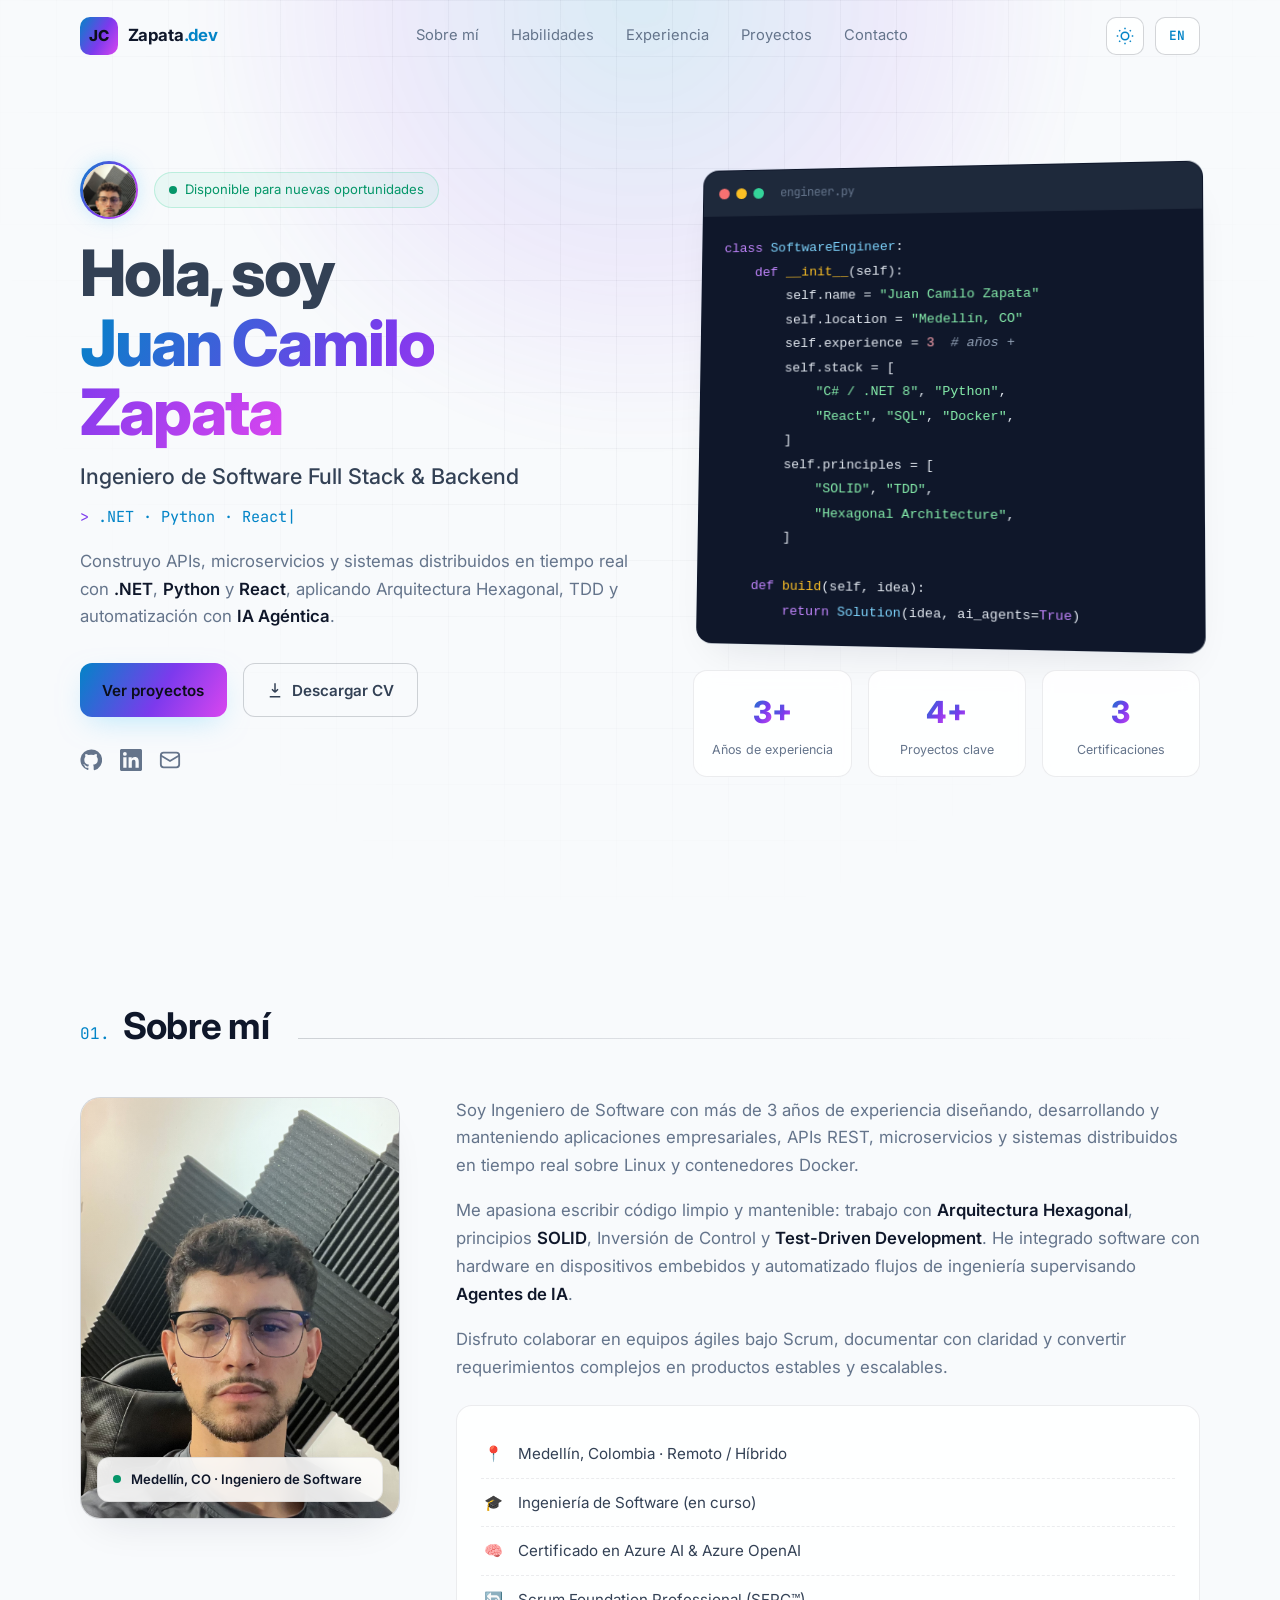
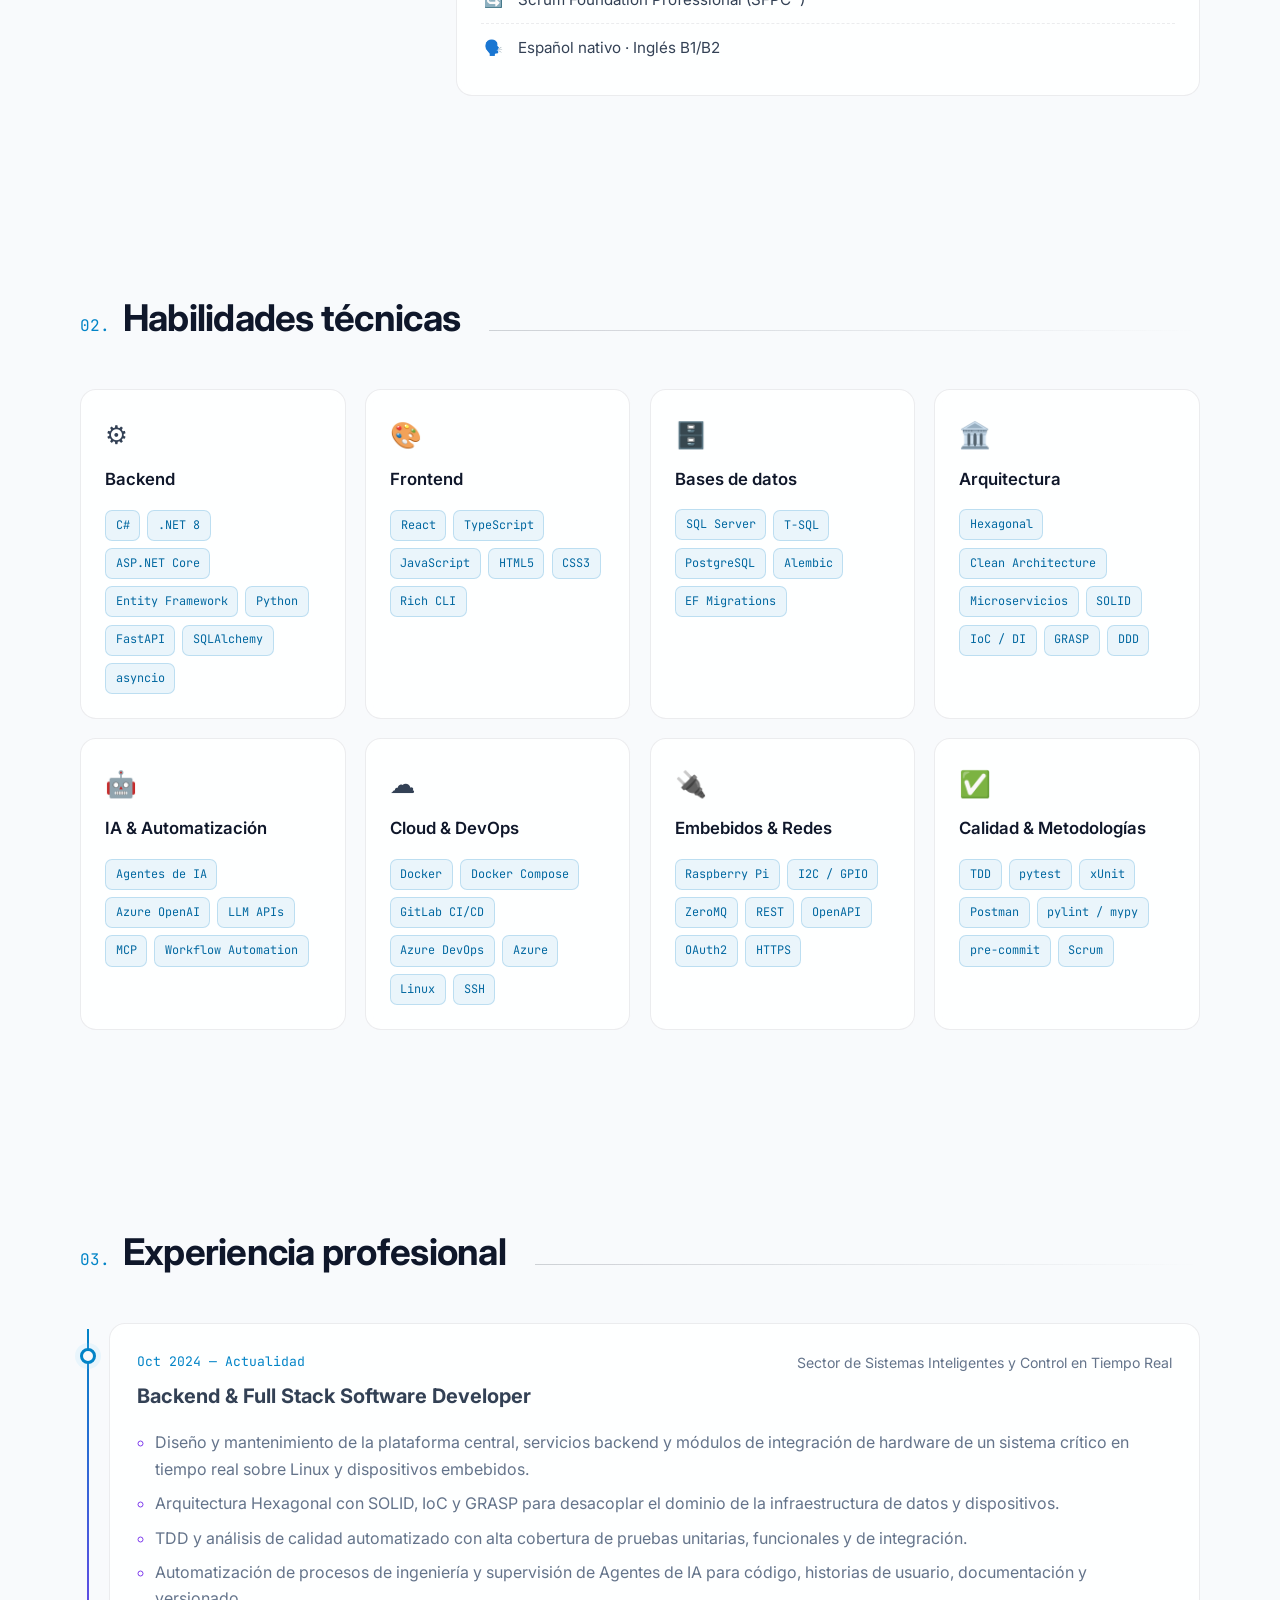
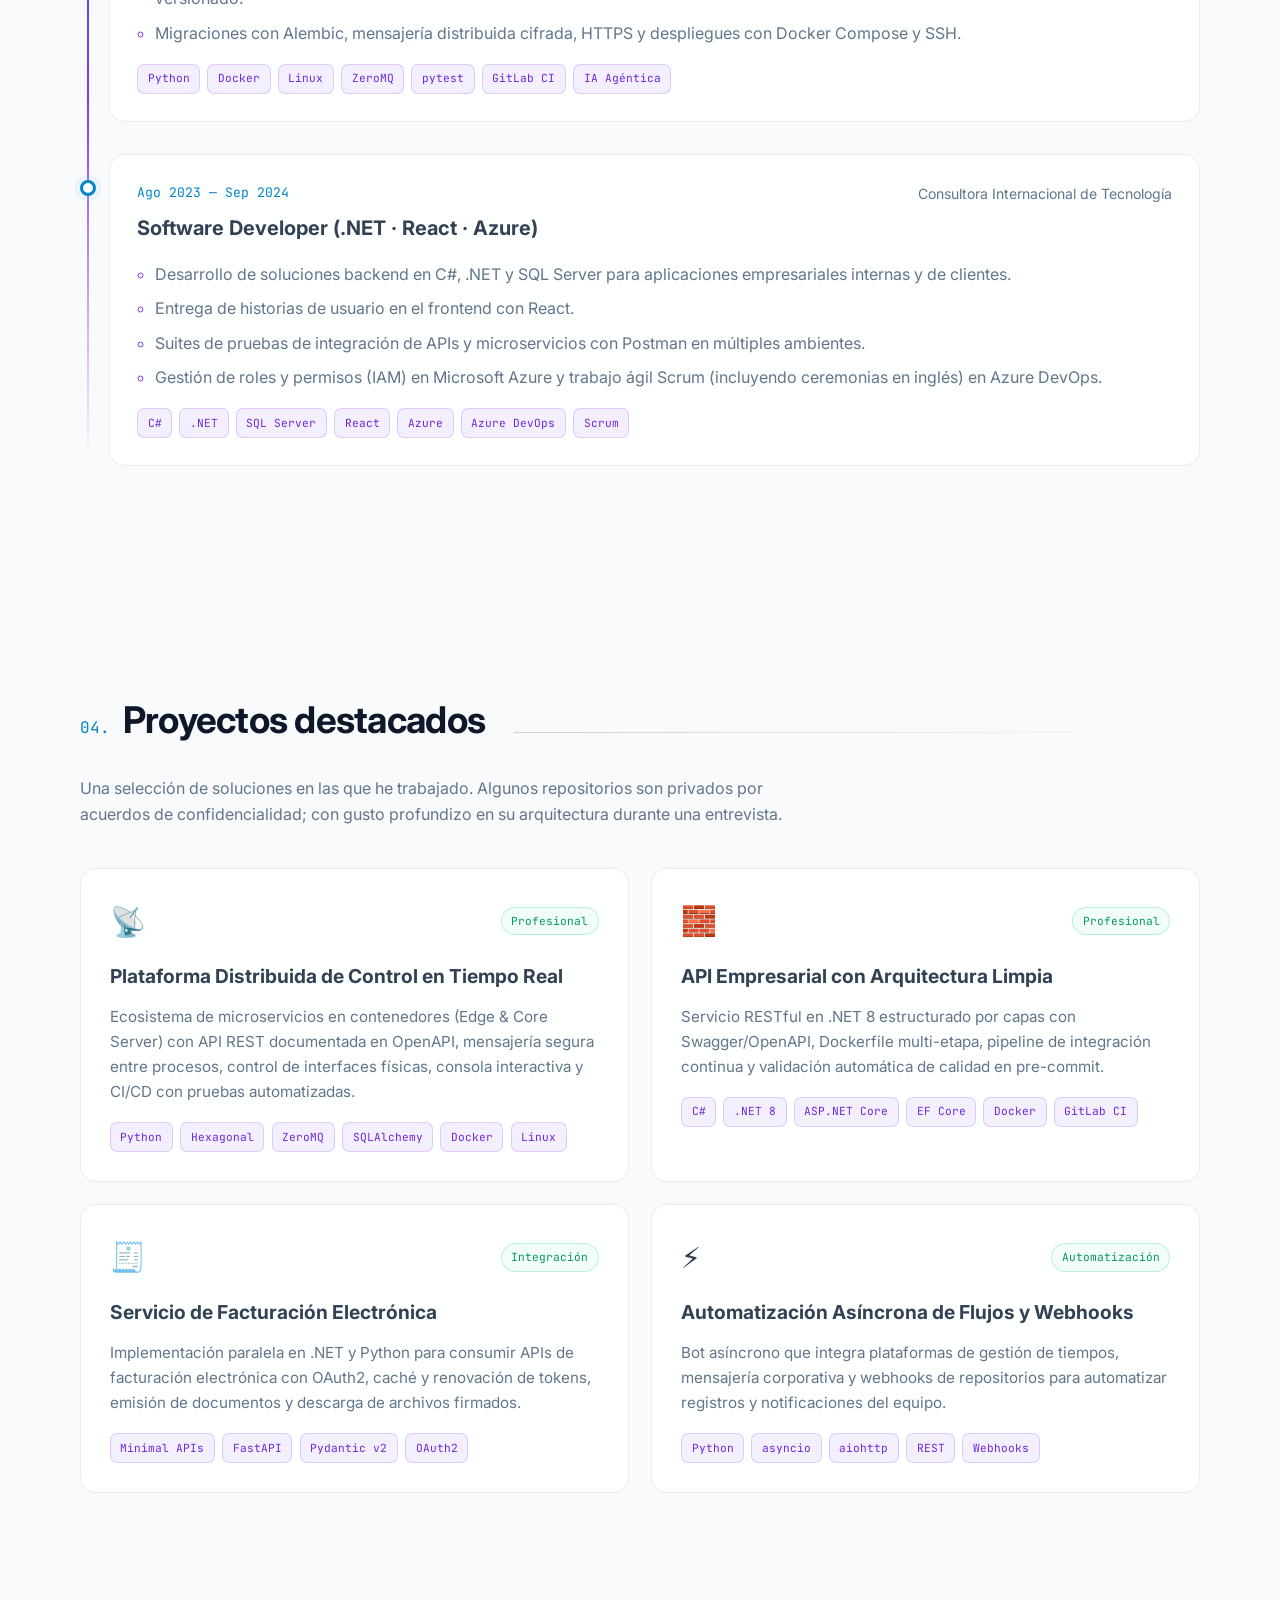
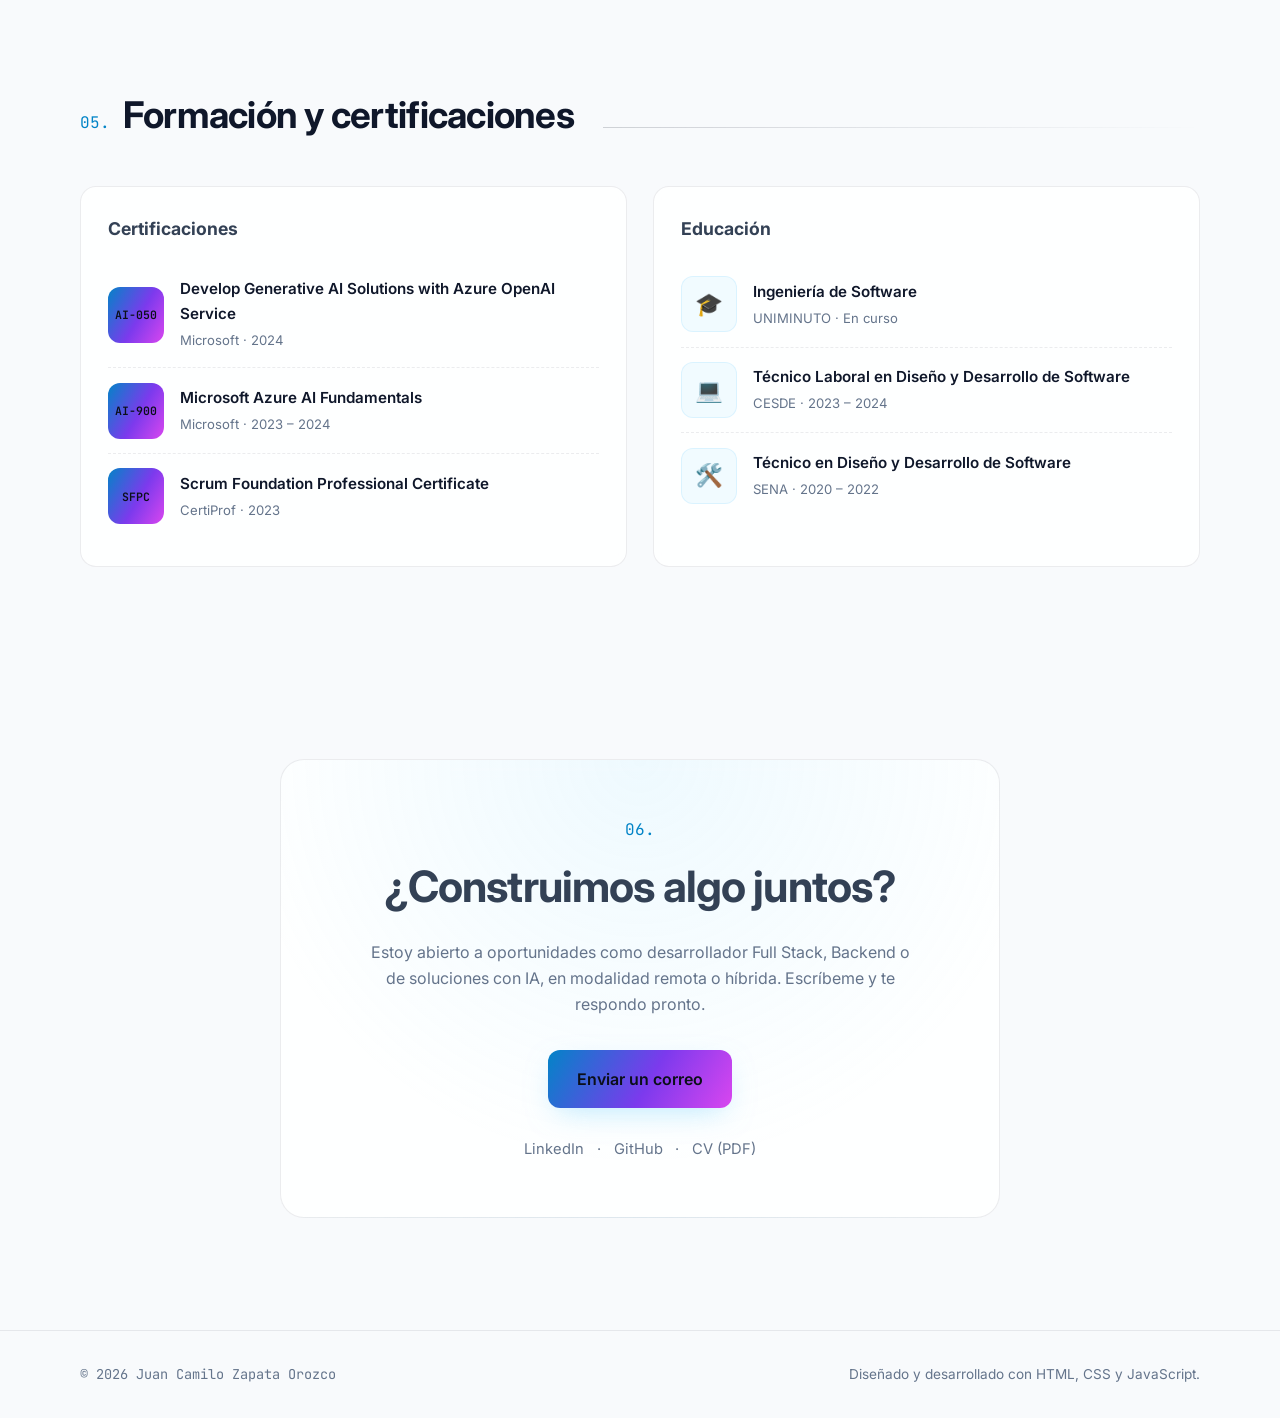
<file: index.html>
<!DOCTYPE html>
<html lang="es">
<head>
  <meta charset="UTF-8">
  <meta name="viewport" content="width=device-width, initial-scale=1.0">
  <title>Juan Camilo Zapata Orozco | Ingeniero de Software Full Stack & Backend</title>
  <meta name="description" content="Portafolio de Juan Camilo Zapata Orozco, Ingeniero de Software Full Stack y Backend (.NET, Python, React) con experiencia en Arquitectura Hexagonal, TDD, Docker, Linux e IA Agéntica.">
  <meta property="og:title" content="Juan Camilo Zapata Orozco | Software Engineer">
  <meta property="og:description" content="Full Stack & Backend Engineer · .NET · Python · React · Agentic AI">
  <meta property="og:type" content="website">
  <link rel="icon" href="data:image/svg+xml,<svg xmlns='http://www.w3.org/2000/svg' viewBox='0 0 100 100'><rect width='100' height='100' rx='22' fill='%230b0f19'/><text x='50' y='64' font-size='44' font-family='Arial' font-weight='700' text-anchor='middle' fill='%237dd3fc'>JC</text></svg>">
  <link rel="preconnect" href="https://fonts.googleapis.com">
  <link rel="preconnect" href="https://fonts.gstatic.com" crossorigin>
  <link href="https://fonts.googleapis.com/css2?family=Inter:wght@400;500;600;700;800&family=JetBrains+Mono:wght@400;500&display=swap" rel="stylesheet">
  <link rel="stylesheet" href="styles.css">
  <script>
    document.documentElement.classList.add("js");
    const savedTheme = localStorage.getItem("theme");
    if (savedTheme === "light" || (!savedTheme && window.matchMedia("(prefers-color-scheme: light)").matches)) {
      document.documentElement.setAttribute("data-theme", "light");
    }
  </script>
</head>
<body>
  <div class="bg-grid" aria-hidden="true"></div>
  <div class="bg-glow" aria-hidden="true"></div>

  <!-- Navegación -->
  <header class="nav" id="nav">
    <div class="container nav__inner">
      <a href="#inicio" class="nav__logo" aria-label="Inicio">
        <span class="logo-mark">JC</span><span class="logo-text">Zapata<span class="accent">.dev</span></span>
      </a>
      <nav class="nav__links" id="navLinks" aria-label="Navegación principal">
        <a href="#sobre-mi" data-i18n="nav.about">Sobre mí</a>
        <a href="#habilidades" data-i18n="nav.skills">Habilidades</a>
        <a href="#experiencia" data-i18n="nav.experience">Experiencia</a>
        <a href="#proyectos" data-i18n="nav.projects">Proyectos</a>
        <a href="#contacto" data-i18n="nav.contact">Contacto</a>
      </nav>
      <div class="nav__actions">
        <button class="theme-toggle" id="themeToggle" type="button" aria-label="Cambiar tema">
          <svg class="sun-icon" viewBox="0 0 24 24" width="18" height="18" fill="none" stroke="currentColor" stroke-width="2" aria-hidden="true">
            <circle cx="12" cy="12" r="5"></circle>
            <path d="M12 1v2M12 21v2M4.22 4.22l1.42 1.42M18.36 18.36l1.42 1.42M1 12h2M21 12h2M4.22 19.78l1.42-1.42M18.36 5.64l1.42-1.42"></path>
          </svg>
          <svg class="moon-icon" viewBox="0 0 24 24" width="18" height="18" fill="none" stroke="currentColor" stroke-width="2" aria-hidden="true">
            <path d="M21 12.79A9 9 0 1111.21 3 7 7 0 0021 12.79z"></path>
          </svg>
        </button>
        <button class="lang-toggle" id="langToggle" type="button" aria-label="Cambiar idioma">EN</button>
        <button class="menu-toggle" id="menuToggle" type="button" aria-label="Abrir menú" aria-expanded="false">
          <span></span><span></span><span></span>
        </button>
      </div>
    </div>
  </header>

  <main>
    <!-- Hero -->
    <section class="hero" id="inicio">
      <div class="container hero__inner">
        <div class="hero__content reveal">
          <div class="hero__header">
            <div class="hero__avatar-box">
              <img src="assets/Me.jpg" alt="Juan Camilo Zapata" class="hero__avatar" width="56" height="56">
            </div>
            <span class="badge"><span class="pulse"></span><span data-i18n="hero.badge">Disponible para nuevas oportunidades</span></span>
          </div>
          <h1 class="hero__title">
            <span data-i18n="hero.greeting">Hola, soy</span><br>
            <span class="gradient-text">Juan Camilo Zapata</span>
          </h1>
          <p class="hero__role" data-i18n="hero.role">Ingeniero de Software Full Stack &amp; Backend</p>
          <p class="hero__typed mono"><span class="prompt">&gt;</span> <span id="typed"></span><span class="caret">|</span></p>
          <p class="hero__desc" data-i18n="hero.desc">Construyo APIs, microservicios y sistemas distribuidos en tiempo real con <strong>.NET</strong>, <strong>Python</strong> y <strong>React</strong>, aplicando Arquitectura Hexagonal, TDD y automatización con <strong>IA Agéntica</strong>.</p>
          <div class="hero__cta">
            <a href="#proyectos" class="btn btn--primary" data-i18n="hero.cta1">Ver proyectos</a>
            <a href="assets/CV_Juan_Camilo_Zapata_ES.pdf" class="btn btn--ghost" id="cvLink" download>
              <svg width="18" height="18" viewBox="0 0 24 24" fill="none" stroke="currentColor" stroke-width="2" aria-hidden="true"><path d="M12 3v12m0 0l-4-4m4 4l4-4M5 21h14"/></svg>
              <span data-i18n="hero.cta2">Descargar CV</span>
            </a>
          </div>
          <div class="hero__social">
            <a href="https://github.com/CamiloOrozco-dev" target="_blank" rel="noopener" aria-label="GitHub">
              <svg viewBox="0 0 24 24" width="22" height="22" fill="currentColor" aria-hidden="true"><path d="M12 .5a11.5 11.5 0 00-3.64 22.41c.58.1.79-.25.79-.56v-2c-3.2.7-3.88-1.37-3.88-1.37-.53-1.33-1.28-1.69-1.28-1.69-1.05-.71.08-.7.08-.7 1.16.08 1.77 1.19 1.77 1.19 1.03 1.77 2.71 1.26 3.37.96.1-.75.4-1.26.73-1.55-2.55-.29-5.24-1.28-5.24-5.69 0-1.26.45-2.29 1.19-3.1-.12-.29-.52-1.46.11-3.05 0 0 .97-.31 3.17 1.18a11 11 0 015.77 0c2.2-1.49 3.17-1.18 3.17-1.18.63 1.59.23 2.76.11 3.05.74.81 1.19 1.84 1.19 3.1 0 4.42-2.7 5.39-5.26 5.68.41.36.78 1.06.78 2.14v3.17c0 .31.21.67.8.56A11.5 11.5 0 0012 .5z"/></svg>
            </a>
            <a href="https://www.linkedin.com/in/camilo-orozco-5706b8265/" target="_blank" rel="noopener" aria-label="LinkedIn">
              <svg viewBox="0 0 24 24" width="22" height="22" fill="currentColor" aria-hidden="true"><path d="M20.45 20.45h-3.56v-5.57c0-1.33-.02-3.04-1.85-3.04-1.85 0-2.14 1.45-2.14 2.94v5.67H9.35V9h3.41v1.56h.05c.48-.9 1.64-1.85 3.37-1.85 3.6 0 4.27 2.37 4.27 5.46v6.28zM5.34 7.43a2.06 2.06 0 110-4.13 2.06 2.06 0 010 4.13zM7.12 20.45H3.56V9h3.56v11.45zM22.22 0H1.77C.79 0 0 .77 0 1.73v20.54C0 23.23.79 24 1.77 24h20.45c.98 0 1.78-.77 1.78-1.73V1.73C24 .77 23.2 0 22.22 0z"/></svg>
            </a>
            <a href="mailto:jcamiloorozco02@gmail.com" aria-label="Email">
              <svg viewBox="0 0 24 24" width="22" height="22" fill="none" stroke="currentColor" stroke-width="2" aria-hidden="true"><rect x="2" y="4" width="20" height="16" rx="3"/><path d="M2 7l10 6 10-6"/></svg>
            </a>
          </div>
        </div>

        <div class="hero__visual reveal">
          <div class="code-card">
            <div class="code-card__bar">
              <span class="dot dot--r"></span><span class="dot dot--y"></span><span class="dot dot--g"></span>
              <span class="code-card__file mono">engineer.py</span>
            </div>
<pre class="code-card__body mono"><code><span class="k">class</span> <span class="c">SoftwareEngineer</span>:
    <span class="k">def</span> <span class="f">__init__</span>(self):
        self.name = <span class="s">"Juan Camilo Zapata"</span>
        self.location = <span class="s">"Medellín, CO"</span>
        self.experience = <span class="n">3</span>  <span class="cm"># años +</span>
        self.stack = [
            <span class="s">"C# / .NET 8"</span>, <span class="s">"Python"</span>,
            <span class="s">"React"</span>, <span class="s">"SQL"</span>, <span class="s">"Docker"</span>,
        ]
        self.principles = [
            <span class="s">"SOLID"</span>, <span class="s">"TDD"</span>,
            <span class="s">"Hexagonal Architecture"</span>,
        ]

    <span class="k">def</span> <span class="f">build</span>(self, idea):
        <span class="k">return</span> <span class="c">Solution</span>(idea, ai_agents=<span class="k">True</span>)</code></pre>
          </div>
          <div class="stats">
            <div class="stat"><span class="stat__num" data-count="3">0</span><span class="stat__plus">+</span><span class="stat__label" data-i18n="stats.years">Años de experiencia</span></div>
            <div class="stat"><span class="stat__num" data-count="4">0</span><span class="stat__plus">+</span><span class="stat__label" data-i18n="stats.projects">Proyectos clave</span></div>
            <div class="stat"><span class="stat__num" data-count="3">0</span><span class="stat__label" data-i18n="stats.certs">Certificaciones</span></div>
          </div>
        </div>
      </div>
    </section>

    <!-- Sobre mí -->
    <section class="section" id="sobre-mi">
      <div class="container">
        <div class="section__head reveal">
          <span class="section__kicker mono">01.</span>
          <h2 class="section__title" data-i18n="about.title">Sobre mí</h2>
        </div>
        <div class="about reveal">
          <div class="about__media">
            <div class="about__photo-card">
              <div class="about__photo-glow" aria-hidden="true"></div>
              <img src="assets/me2.jpg" alt="Juan Camilo Zapata" class="about__photo" loading="lazy" decoding="async">
              <div class="about__photo-badge">
                <span class="pulse"></span>
                <span data-i18n="about.photoBadge">Medellín, CO · Ingeniero de Software</span>
              </div>
            </div>
          </div>
          <div class="about__content">
            <div class="about__text">
              <p data-i18n="about.p1">Soy Ingeniero de Software con más de 3 años de experiencia diseñando, desarrollando y manteniendo aplicaciones empresariales, APIs REST, microservicios y sistemas distribuidos en tiempo real sobre Linux y contenedores Docker.</p>
              <p data-i18n="about.p2">Me apasiona escribir código limpio y mantenible: trabajo con <strong>Arquitectura Hexagonal</strong>, principios <strong>SOLID</strong>, Inversión de Control y <strong>Test-Driven Development</strong>. He integrado software con hardware en dispositivos embebidos y automatizado flujos de ingeniería supervisando <strong>Agentes de IA</strong>.</p>
              <p data-i18n="about.p3">Disfruto colaborar en equipos ágiles bajo Scrum, documentar con claridad y convertir requerimientos complejos en productos estables y escalables.</p>
            </div>
            <ul class="about__facts">
              <li><span class="fact__icon">📍</span><span data-i18n="about.f1">Medellín, Colombia · Remoto / Híbrido</span></li>
              <li><span class="fact__icon">🎓</span><span data-i18n="about.f2">Ingeniería de Software (en curso)</span></li>
              <li><span class="fact__icon">🧠</span><span data-i18n="about.f3">Certificado en Azure AI &amp; Azure OpenAI</span></li>
              <li><span class="fact__icon">🔄</span><span data-i18n="about.f4">Scrum Foundation Professional (SFPC™)</span></li>
              <li><span class="fact__icon">🗣️</span><span data-i18n="about.f5">Español nativo · Inglés B1/B2</span></li>
            </ul>
          </div>
        </div>
      </div>
    </section>

    <!-- Habilidades -->
    <section class="section" id="habilidades">
      <div class="container">
        <div class="section__head reveal">
          <span class="section__kicker mono">02.</span>
          <h2 class="section__title" data-i18n="skills.title">Habilidades técnicas</h2>
        </div>
        <div class="skills">
          <article class="skill-card reveal">
            <div class="skill-card__icon">⚙️</div>
            <h3 data-i18n="skills.backend">Backend</h3>
            <div class="chips"><span>C#</span><span>.NET 8</span><span>ASP.NET Core</span><span>Entity Framework</span><span>Python</span><span>FastAPI</span><span>SQLAlchemy</span><span>asyncio</span></div>
          </article>
          <article class="skill-card reveal">
            <div class="skill-card__icon">🎨</div>
            <h3>Frontend</h3>
            <div class="chips"><span>React</span><span>TypeScript</span><span>JavaScript</span><span>HTML5</span><span>CSS3</span><span>Rich CLI</span></div>
          </article>
          <article class="skill-card reveal">
            <div class="skill-card__icon">🗄️</div>
            <h3 data-i18n="skills.db">Bases de datos</h3>
            <div class="chips"><span>SQL Server</span><span>T-SQL</span><span>PostgreSQL</span><span>Alembic</span><span>EF Migrations</span></div>
          </article>
          <article class="skill-card reveal">
            <div class="skill-card__icon">🏛️</div>
            <h3 data-i18n="skills.arch">Arquitectura</h3>
            <div class="chips"><span>Hexagonal</span><span>Clean Architecture</span><span>Microservicios</span><span>SOLID</span><span>IoC / DI</span><span>GRASP</span><span>DDD</span></div>
          </article>
          <article class="skill-card reveal">
            <div class="skill-card__icon">🤖</div>
            <h3 data-i18n="skills.ai">IA &amp; Automatización</h3>
            <div class="chips"><span>Agentes de IA</span><span>Azure OpenAI</span><span>LLM APIs</span><span>MCP</span><span>Workflow Automation</span></div>
          </article>
          <article class="skill-card reveal">
            <div class="skill-card__icon">☁️</div>
            <h3>Cloud &amp; DevOps</h3>
            <div class="chips"><span>Docker</span><span>Docker Compose</span><span>GitLab CI/CD</span><span>Azure DevOps</span><span>Azure</span><span>Linux</span><span>SSH</span></div>
          </article>
          <article class="skill-card reveal">
            <div class="skill-card__icon">🔌</div>
            <h3 data-i18n="skills.embedded">Embebidos &amp; Redes</h3>
            <div class="chips"><span>Raspberry Pi</span><span>I2C / GPIO</span><span>ZeroMQ</span><span>REST</span><span>OpenAPI</span><span>OAuth2</span><span>HTTPS</span></div>
          </article>
          <article class="skill-card reveal">
            <div class="skill-card__icon">✅</div>
            <h3 data-i18n="skills.quality">Calidad &amp; Metodologías</h3>
            <div class="chips"><span>TDD</span><span>pytest</span><span>xUnit</span><span>Postman</span><span>pylint / mypy</span><span>pre-commit</span><span>Scrum</span></div>
          </article>
        </div>
      </div>
    </section>

    <!-- Experiencia -->
    <section class="section" id="experiencia">
      <div class="container">
        <div class="section__head reveal">
          <span class="section__kicker mono">03.</span>
          <h2 class="section__title" data-i18n="exp.title">Experiencia profesional</h2>
        </div>
        <ol class="timeline">
          <li class="timeline__item reveal">
            <div class="timeline__dot"></div>
            <div class="timeline__card">
              <div class="timeline__meta">
                <span class="timeline__date mono" data-i18n="exp.j1.date">Oct 2024 — Actualidad</span>
                <span class="timeline__org" data-i18n="exp.j1.org">Sector de Sistemas Inteligentes y Control en Tiempo Real</span>
              </div>
              <h3 data-i18n="exp.j1.role">Backend &amp; Full Stack Software Developer</h3>
              <ul>
                <li data-i18n="exp.j1.b1">Diseño y mantenimiento de la plataforma central, servicios backend y módulos de integración de hardware de un sistema crítico en tiempo real sobre Linux y dispositivos embebidos.</li>
                <li data-i18n="exp.j1.b2">Arquitectura Hexagonal con SOLID, IoC y GRASP para desacoplar el dominio de la infraestructura de datos y dispositivos.</li>
                <li data-i18n="exp.j1.b3">TDD y análisis de calidad automatizado con alta cobertura de pruebas unitarias, funcionales y de integración.</li>
                <li data-i18n="exp.j1.b4">Automatización de procesos de ingeniería y supervisión de Agentes de IA para código, historias de usuario, documentación y versionado.</li>
                <li data-i18n="exp.j1.b5">Migraciones con Alembic, mensajería distribuida cifrada, HTTPS y despliegues con Docker Compose y SSH.</li>
              </ul>
              <div class="chips chips--sm"><span>Python</span><span>Docker</span><span>Linux</span><span>ZeroMQ</span><span>pytest</span><span>GitLab CI</span><span>IA Agéntica</span></div>
            </div>
          </li>
          <li class="timeline__item reveal">
            <div class="timeline__dot"></div>
            <div class="timeline__card">
              <div class="timeline__meta">
                <span class="timeline__date mono" data-i18n="exp.j2.date">Ago 2023 — Sep 2024</span>
                <span class="timeline__org" data-i18n="exp.j2.org">Consultora Internacional de Tecnología</span>
              </div>
              <h3 data-i18n="exp.j2.role">Software Developer (.NET · React · Azure)</h3>
              <ul>
                <li data-i18n="exp.j2.b1">Desarrollo de soluciones backend en C#, .NET y SQL Server para aplicaciones empresariales internas y de clientes.</li>
                <li data-i18n="exp.j2.b2">Entrega de historias de usuario en el frontend con React.</li>
                <li data-i18n="exp.j2.b3">Suites de pruebas de integración de APIs y microservicios con Postman en múltiples ambientes.</li>
                <li data-i18n="exp.j2.b4">Gestión de roles y permisos (IAM) en Microsoft Azure y trabajo ágil Scrum (incluyendo ceremonias en inglés) en Azure DevOps.</li>
              </ul>
              <div class="chips chips--sm"><span>C#</span><span>.NET</span><span>SQL Server</span><span>React</span><span>Azure</span><span>Azure DevOps</span><span>Scrum</span></div>
            </div>
          </li>
        </ol>
      </div>
    </section>

    <!-- Proyectos -->
    <section class="section" id="proyectos">
      <div class="container">
        <div class="section__head reveal">
          <span class="section__kicker mono">04.</span>
          <h2 class="section__title" data-i18n="proj.title">Proyectos destacados</h2>
        </div>
        <p class="section__intro reveal" data-i18n="proj.intro">Una selección de soluciones en las que he trabajado. Algunos repositorios son privados por acuerdos de confidencialidad; con gusto profundizo en su arquitectura durante una entrevista.</p>
        <div class="projects">
          <article class="project reveal">
            <div class="project__top">
              <span class="project__icon">📡</span>
              <span class="project__tag" data-i18n="proj.tag.pro">Profesional</span>
            </div>
            <h3 data-i18n="proj.p1.title">Plataforma Distribuida de Control en Tiempo Real</h3>
            <p data-i18n="proj.p1.desc">Ecosistema de microservicios en contenedores (Edge &amp; Core Server) con API REST documentada en OpenAPI, mensajería segura entre procesos, control de interfaces físicas, consola interactiva y CI/CD con pruebas automatizadas.</p>
            <div class="chips chips--sm"><span>Python</span><span>Hexagonal</span><span>ZeroMQ</span><span>SQLAlchemy</span><span>Docker</span><span>Linux</span></div>
          </article>
          <article class="project reveal">
            <div class="project__top">
              <span class="project__icon">🧱</span>
              <span class="project__tag" data-i18n="proj.tag.pro">Profesional</span>
            </div>
            <h3 data-i18n="proj.p2.title">API Empresarial con Arquitectura Limpia</h3>
            <p data-i18n="proj.p2.desc">Servicio RESTful en .NET 8 estructurado por capas con Swagger/OpenAPI, Dockerfile multi-etapa, pipeline de integración continua y validación automática de calidad en pre-commit.</p>
            <div class="chips chips--sm"><span>C#</span><span>.NET 8</span><span>ASP.NET Core</span><span>EF Core</span><span>Docker</span><span>GitLab CI</span></div>
          </article>
          <article class="project reveal">
            <div class="project__top">
              <span class="project__icon">🧾</span>
              <span class="project__tag" data-i18n="proj.tag.int">Integración</span>
            </div>
            <h3 data-i18n="proj.p3.title">Servicio de Facturación Electrónica</h3>
            <p data-i18n="proj.p3.desc">Implementación paralela en .NET y Python para consumir APIs de facturación electrónica con OAuth2, caché y renovación de tokens, emisión de documentos y descarga de archivos firmados.</p>
            <div class="chips chips--sm"><span>Minimal APIs</span><span>FastAPI</span><span>Pydantic v2</span><span>OAuth2</span></div>
          </article>
          <article class="project reveal">
            <div class="project__top">
              <span class="project__icon">⚡</span>
              <span class="project__tag" data-i18n="proj.tag.auto">Automatización</span>
            </div>
            <h3 data-i18n="proj.p4.title">Automatización Asíncrona de Flujos y Webhooks</h3>
            <p data-i18n="proj.p4.desc">Bot asíncrono que integra plataformas de gestión de tiempos, mensajería corporativa y webhooks de repositorios para automatizar registros y notificaciones del equipo.</p>
            <div class="chips chips--sm"><span>Python</span><span>asyncio</span><span>aiohttp</span><span>REST</span><span>Webhooks</span></div>
          </article>
        </div>
      </div>
    </section>

    <!-- Formación y certificaciones -->
    <section class="section" id="formacion">
      <div class="container">
        <div class="section__head reveal">
          <span class="section__kicker mono">05.</span>
          <h2 class="section__title" data-i18n="edu.title">Formación y certificaciones</h2>
        </div>
        <div class="edu">
          <div class="edu__col reveal">
            <h3 class="edu__heading" data-i18n="edu.certs">Certificaciones</h3>
            <div class="cert">
              <span class="cert__badge">AI-050</span>
              <div><strong>Develop Generative AI Solutions with Azure OpenAI Service</strong><span class="muted">Microsoft · 2024</span></div>
            </div>
            <div class="cert">
              <span class="cert__badge">AI-900</span>
              <div><strong>Microsoft Azure AI Fundamentals</strong><span class="muted">Microsoft · 2023 – 2024</span></div>
            </div>
            <div class="cert">
              <span class="cert__badge">SFPC</span>
              <div><strong>Scrum Foundation Professional Certificate</strong><span class="muted">CertiProf · 2023</span></div>
            </div>
          </div>
          <div class="edu__col reveal">
            <h3 class="edu__heading" data-i18n="edu.education">Educación</h3>
            <div class="cert">
              <span class="cert__badge cert__badge--alt">🎓</span>
              <div><strong data-i18n="edu.e1">Ingeniería de Software</strong><span class="muted" data-i18n="edu.e1m">UNIMINUTO · En curso</span></div>
            </div>
            <div class="cert">
              <span class="cert__badge cert__badge--alt">💻</span>
              <div><strong data-i18n="edu.e2">Técnico Laboral en Diseño y Desarrollo de Software</strong><span class="muted">CESDE · 2023 – 2024</span></div>
            </div>
            <div class="cert">
              <span class="cert__badge cert__badge--alt">🛠️</span>
              <div><strong data-i18n="edu.e3">Técnico en Diseño y Desarrollo de Software</strong><span class="muted">SENA · 2020 – 2022</span></div>
            </div>
          </div>
        </div>
      </div>
    </section>

    <!-- Contacto -->
    <section class="section section--contact" id="contacto">
      <div class="container">
        <div class="contact reveal">
          <span class="section__kicker mono">06.</span>
          <h2 class="contact__title" data-i18n="contact.title">¿Construimos algo juntos?</h2>
          <p class="contact__text" data-i18n="contact.text">Estoy abierto a oportunidades como desarrollador Full Stack, Backend o de soluciones con IA, en modalidad remota o híbrida. Escríbeme y te respondo pronto.</p>
          <a href="mailto:jcamiloorozco02@gmail.com" class="btn btn--primary btn--lg" data-i18n="contact.cta">Enviar un correo</a>
          <div class="contact__links">
            <a href="https://www.linkedin.com/in/camilo-orozco-5706b8265/" target="_blank" rel="noopener">LinkedIn</a>
            <span>·</span>
            <a href="https://github.com/CamiloOrozco-dev" target="_blank" rel="noopener">GitHub</a>
            <span>·</span>
            <a href="assets/CV_Juan_Camilo_Zapata_ES.pdf" id="cvLink2" download data-i18n="contact.cv">CV (PDF)</a>
          </div>
        </div>
      </div>
    </section>
  </main>

  <footer class="footer">
    <div class="container footer__inner">
      <p class="mono">© <span id="year"></span> Juan Camilo Zapata Orozco</p>
      <p class="muted" data-i18n="footer.built">Diseñado y desarrollado con HTML, CSS y JavaScript.</p>
    </div>
  </footer>

  <script src="script.js"></script>
</body>
</html>
</file>
<file: styles.css>
/* ==========================================================
   Portafolio — Juan Camilo Zapata Orozco
   ========================================================== */

:root {
  --bg: #0b0f19;
  --bg-2: #111827;
  --surface: rgba(17, 24, 39, 0.65);
  --surface-solid: #131a2a;
  --border: rgba(148, 163, 184, 0.14);
  --border-strong: rgba(148, 163, 184, 0.28);
  --text: #e5e7eb;
  --text-strong: #ffffff;
  --muted: #94a3b8;
  --accent: #7dd3fc;
  --accent-2: #a78bfa;
  --accent-3: #34d399;
  --gradient: linear-gradient(120deg, #7dd3fc 0%, #a78bfa 55%, #f0abfc 100%);
  --radius: 16px;
  --shadow: 0 20px 50px -20px rgba(0, 0, 0, 0.6);
  --font: "Inter", system-ui, -apple-system, Segoe UI, Roboto, sans-serif;
  --mono: "JetBrains Mono", ui-monospace, SFMono-Regular, Menlo, monospace;
  --nav-h: 72px;
  --grid-line: rgba(148, 163, 184, 0.05);
  --glow-1: rgba(125, 211, 252, 0.18);
  --glow-2: rgba(167, 139, 250, 0.10);
  --code-bg: #131a2a;
  --code-header: rgba(255, 255, 255, 0.02);
  --code-text: #cbd5e1;
  --chip-bg: rgba(125, 211, 252, 0.08);
  --chip-border: rgba(125, 211, 252, 0.18);
  --chip-text: #bae6fd;
}

[data-theme="light"] {
  --bg: #f8fafc;
  --bg-2: #f1f5f9;
  --surface: rgba(255, 255, 255, 0.85);
  --surface-solid: #ffffff;
  --border: rgba(15, 23, 42, 0.08);
  --border-strong: rgba(15, 23, 42, 0.18);
  --text: #334155;
  --text-strong: #0f172a;
  --muted: #64748b;
  --accent: #0284c7;
  --accent-2: #7c3aed;
  --accent-3: #059669;
  --gradient: linear-gradient(120deg, #0284c7 0%, #7c3aed 55%, #d946ef 100%);
  --shadow: 0 20px 40px -20px rgba(15, 23, 42, 0.12);
  --grid-line: rgba(15, 23, 42, 0.04);
  --glow-1: rgba(2, 132, 199, 0.12);
  --glow-2: rgba(124, 58, 237, 0.08);
  --code-bg: #0f172a;
  --code-header: #1e293b;
  --code-text: #e2e8f0;
  --chip-bg: rgba(2, 132, 199, 0.08);
  --chip-border: rgba(2, 132, 199, 0.2);
  --chip-text: #0369a1;
}

*, *::before, *::after { box-sizing: border-box; }

html { scroll-behavior: smooth; scroll-padding-top: var(--nav-h); }

body {
  margin: 0;
  font-family: var(--font);
  background: var(--bg);
  color: var(--text);
  line-height: 1.65;
  -webkit-font-smoothing: antialiased;
  overflow-x: hidden;
}

a { color: inherit; text-decoration: none; }
img { max-width: 100%; display: block; }
strong { color: var(--text-strong); font-weight: 600; }

.container { width: min(1120px, 92%); margin-inline: auto; }
.mono { font-family: var(--mono); }
.muted { color: var(--muted); }
.accent { color: var(--accent); }

.gradient-text {
  background: var(--gradient);
  -webkit-background-clip: text;
  background-clip: text;
  color: transparent;
}

/* ---------- Fondo ---------- */
.bg-grid {
  position: fixed; inset: 0; z-index: -2;
  background-image:
    linear-gradient(var(--grid-line) 1px, transparent 1px),
    linear-gradient(90deg, var(--grid-line) 1px, transparent 1px);
  background-size: 56px 56px;
  mask-image: radial-gradient(ellipse at 50% 0%, #000 30%, transparent 75%);
}
.bg-glow {
  position: fixed; z-index: -1; pointer-events: none;
  width: 900px; height: 900px; top: -450px; left: 50%; transform: translateX(-50%);
  background: radial-gradient(circle, var(--glow-1), var(--glow-2) 40%, transparent 70%);
  filter: blur(20px);
}

/* ---------- Navegación ---------- */
.nav {
  position: fixed; top: 0; left: 0; right: 0; z-index: 50;
  height: var(--nav-h);
  transition: background .3s, border-color .3s, backdrop-filter .3s;
  border-bottom: 1px solid transparent;
}
.nav.scrolled {
  background: var(--surface);
  backdrop-filter: blur(14px);
  border-bottom-color: var(--border);
}
.nav__inner { height: 100%; display: flex; align-items: center; justify-content: space-between; gap: 1rem; }
.nav__logo { display: flex; align-items: center; gap: .6rem; font-weight: 700; color: var(--text-strong); }
.logo-mark {
  display: grid; place-items: center; width: 38px; height: 38px; border-radius: 10px;
  background: var(--gradient); color: #0b0f19; font-weight: 800; font-size: .95rem;
}
.logo-text { font-size: 1.05rem; letter-spacing: -.01em; }
.nav__links { display: flex; gap: 2rem; }
.nav__links a { font-size: .92rem; color: var(--muted); position: relative; transition: color .2s; }
.nav__links a::after {
  content: ""; position: absolute; left: 0; bottom: -6px; height: 2px; width: 0;
  background: var(--gradient); transition: width .25s;
}
.nav__links a:hover, .nav__links a.active { color: var(--text-strong); }
.nav__links a:hover::after, .nav__links a.active::after { width: 100%; }
.nav__actions { display: flex; align-items: center; gap: .65rem; }

/* Botones de acción (Tema e Idioma) */
.theme-toggle, .lang-toggle {
  display: inline-flex; align-items: center; justify-content: center;
  font-family: var(--mono); font-size: .8rem; font-weight: 600;
  height: 38px; border-radius: 10px; cursor: pointer;
  background: var(--surface); color: var(--accent); border: 1px solid var(--border-strong);
  transition: background .2s, border-color .2s, transform .2s, color .2s;
}
.theme-toggle { width: 38px; padding: 0; }
.lang-toggle { padding: 0 .85rem; }
.theme-toggle:hover, .lang-toggle:hover {
  background: rgba(125,211,252,0.12); border-color: var(--accent); transform: translateY(-1px);
}
[data-theme="light"] .theme-toggle:hover, [data-theme="light"] .lang-toggle:hover {
  background: rgba(2,132,199,0.1); border-color: var(--accent);
}

.sun-icon { display: none; }
.moon-icon { display: block; }
[data-theme="light"] .sun-icon { display: block; }
[data-theme="light"] .moon-icon { display: none; }
.lang-toggle:hover { background: rgba(125,211,252,0.08); border-color: var(--accent); }
.menu-toggle { display: none; background: none; border: 0; cursor: pointer; padding: .4rem; }
.menu-toggle span { display: block; width: 22px; height: 2px; margin: 5px 0; background: var(--text); transition: transform .3s, opacity .3s; }

/* ---------- Botones ---------- */
.btn {
  display: inline-flex; align-items: center; gap: .5rem;
  padding: .85rem 1.4rem; border-radius: 12px; font-weight: 600; font-size: .95rem;
  transition: transform .2s, box-shadow .2s, background .2s, border-color .2s;
}
.btn--primary { background: var(--gradient); color: #0b0f19; box-shadow: 0 10px 30px -10px rgba(125,211,252,0.6); }
.btn--primary:hover { transform: translateY(-2px); box-shadow: 0 16px 40px -12px rgba(167,139,250,0.7); }
.btn--ghost { border: 1px solid var(--border-strong); color: var(--text); background: rgba(255,255,255,0.02); }
.btn--ghost:hover { border-color: var(--accent); color: var(--accent); transform: translateY(-2px); }
.btn--lg { padding: 1rem 1.8rem; font-size: 1rem; }

/* ---------- Hero ---------- */
.hero { min-height: 100vh; display: flex; align-items: center; padding: calc(var(--nav-h) + 2rem) 0 4rem; }
.hero__inner { display: grid; grid-template-columns: 1.1fr 1fr; gap: 3.5rem; align-items: center; }
.hero__header { display: flex; align-items: center; gap: 1rem; margin-bottom: 1.2rem; flex-wrap: wrap; }
.hero__avatar-box {
  position: relative; width: 58px; height: 58px; border-radius: 50%; padding: 2.5px;
  background: var(--gradient); box-shadow: 0 0 20px -3px rgba(125,211,252,0.55);
  transition: transform .3s ease, box-shadow .3s ease; flex-shrink: 0;
}
.hero__avatar-box:hover {
  transform: scale(1.06); box-shadow: 0 0 28px -2px rgba(167,139,250,0.7);
}
.hero__avatar {
  width: 100%; height: 100%; object-fit: cover; object-position: center 20%;
  border-radius: 50%; display: block; background: var(--surface-solid);
}
.badge {
  display: inline-flex; align-items: center; gap: .55rem;
  padding: .4rem .85rem; border-radius: 999px; font-size: .82rem; color: var(--accent-3);
  background: rgba(52,211,153,0.08); border: 1px solid rgba(52,211,153,0.25);
}
.pulse { width: 8px; height: 8px; border-radius: 50%; background: var(--accent-3); box-shadow: 0 0 0 0 rgba(52,211,153,.6); animation: pulse 2s infinite; }
@keyframes pulse { 70% { box-shadow: 0 0 0 10px rgba(52,211,153,0); } 100% { box-shadow: 0 0 0 0 rgba(52,211,153,0); } }
.hero__title { font-size: clamp(2.4rem, 5.5vw, 4rem); line-height: 1.08; letter-spacing: -.03em; margin: 0 0 .8rem; font-weight: 800; }
.hero__role { font-size: clamp(1.1rem, 2vw, 1.35rem); color: var(--text); font-weight: 500; margin: 0 0 .6rem; }
.hero__typed { color: var(--accent); font-size: .95rem; margin: 0 0 1.2rem; min-height: 1.6em; }
.prompt { color: var(--accent-2); }
.caret { animation: blink 1s steps(1) infinite; color: var(--accent); }
@keyframes blink { 50% { opacity: 0; } }
.hero__desc { color: var(--muted); font-size: 1.05rem; max-width: 560px; margin: 0 0 2rem; }
.hero__cta { display: flex; flex-wrap: wrap; gap: 1rem; margin-bottom: 2rem; }
.hero__social { display: flex; gap: 1.1rem; }
.hero__social a { color: var(--muted); transition: color .2s, transform .2s; }
.hero__social a:hover { color: var(--accent); transform: translateY(-3px); }

/* Tarjeta de código */
.code-card {
  background: var(--code-bg); border: 1px solid var(--border); border-radius: var(--radius);
  box-shadow: var(--shadow), 0 0 0 1px rgba(125,211,252,0.04); overflow: hidden;
  transform: perspective(1200px) rotateY(-6deg) rotateX(3deg); transition: transform .5s;
}
.code-card:hover { transform: perspective(1200px) rotateY(0) rotateX(0); }
.code-card__bar { display: flex; align-items: center; gap: .45rem; padding: .8rem 1rem; border-bottom: 1px solid var(--border); background: var(--code-header); }
.dot { width: 11px; height: 11px; border-radius: 50%; }
.dot--r { background: #f87171; } .dot--y { background: #fbbf24; } .dot--g { background: #34d399; }
.code-card__file { margin-left: .6rem; font-size: .78rem; color: var(--muted); }
.code-card__body { margin: 0; padding: 1.3rem 1.4rem; font-size: .84rem; line-height: 1.75; color: var(--code-text); overflow-x: auto; }
.k { color: #c084fc; } .c { color: #7dd3fc; } .f { color: #fbbf24; } .s { color: #86efac; } .n { color: #fda4af; } .cm { color: #94a3b8; font-style: italic; }

.stats { display: grid; grid-template-columns: repeat(3, 1fr); gap: 1rem; margin-top: 1.5rem; }
.stat { background: var(--surface); border: 1px solid var(--border); border-radius: 14px; padding: 1rem; text-align: center; backdrop-filter: blur(8px); }
.stat__num, .stat__plus { font-size: 1.9rem; font-weight: 800; background: var(--gradient); -webkit-background-clip: text; background-clip: text; color: transparent; }
.stat__label { display: block; font-size: .78rem; color: var(--muted); margin-top: .2rem; }

/* ---------- Secciones ---------- */
.section { padding: 6rem 0; }
.section__head { display: flex; align-items: baseline; gap: .8rem; margin-bottom: 2.5rem; }
.section__head::after { content: ""; flex: 1; height: 1px; background: linear-gradient(90deg, var(--border-strong), transparent); margin-left: 1rem; }
.section__kicker { color: var(--accent); font-size: 1rem; }
.section__title { font-size: clamp(1.7rem, 3vw, 2.3rem); margin: 0; letter-spacing: -.02em; font-weight: 700; color: var(--text-strong); }
.section__intro { color: var(--muted); max-width: 720px; margin: -1rem 0 2.5rem; }

/* Sobre mí */
.about {
  display: grid;
  grid-template-columns: 320px 1fr;
  gap: 3.5rem;
  align-items: start;
}
.about__media {
  position: sticky;
  top: calc(var(--nav-h) + 2rem);
}
.about__photo-card {
  position: relative;
  border-radius: 20px;
  border: 1px solid var(--border-strong);
  overflow: hidden;
  background: var(--surface);
  box-shadow: var(--shadow);
  transition: transform .35s ease, border-color .35s ease, box-shadow .35s ease;
}
.about__photo-card:hover {
  transform: translateY(-4px);
  border-color: rgba(125,211,252,0.45);
  box-shadow: 0 24px 50px -15px rgba(125,211,252,0.3);
}
.about__photo-glow {
  position: absolute;
  inset: 0;
  background: radial-gradient(circle at 50% 20%, rgba(125,211,252,0.18), transparent 70%);
  pointer-events: none;
  z-index: 1;
}
.about__photo {
  width: 100%;
  height: 420px;
  object-fit: cover;
  object-position: center 20%;
  display: block;
  transition: transform .5s ease;
}
.about__photo-card:hover .about__photo {
  transform: scale(1.02);
}
.about__photo-badge {
  position: absolute;
  bottom: 1rem;
  left: 1rem;
  right: 1rem;
  z-index: 2;
  display: flex;
  align-items: center;
  gap: .6rem;
  padding: .65rem .95rem;
  border-radius: 12px;
  font-size: .82rem;
  font-weight: 600;
  color: var(--text-strong);
  background: rgba(11, 15, 25, 0.78);
  backdrop-filter: blur(12px);
  border: 1px solid rgba(255, 255, 255, 0.12);
  box-shadow: 0 10px 25px -5px rgba(0,0,0,0.4);
}
[data-theme="light"] .about__photo-badge {
  background: rgba(255, 255, 255, 0.88);
  border-color: rgba(0, 0, 0, 0.08);
  box-shadow: 0 10px 25px -5px rgba(0,0,0,0.1);
}
.about__content {
  display: flex;
  flex-direction: column;
  gap: 1.5rem;
}
.about__text p { color: var(--muted); font-size: 1.05rem; margin: 0 0 1.1rem; }
.about__text p:last-child { margin-bottom: 0; }
.about__facts { list-style: none; padding: 1.5rem; margin: 0; background: var(--surface); border: 1px solid var(--border); border-radius: var(--radius); backdrop-filter: blur(8px); }
.about__facts li { display: flex; gap: .8rem; padding: .7rem 0; border-bottom: 1px dashed var(--border); font-size: .95rem; }
.about__facts li:last-child { border-bottom: 0; }
.fact__icon { width: 1.5rem; text-align: center; }

/* Habilidades */
.skills { display: grid; grid-template-columns: repeat(4, 1fr); gap: 1.2rem; }
.skill-card {
  background: var(--surface); border: 1px solid var(--border); border-radius: var(--radius);
  padding: 1.5rem; backdrop-filter: blur(8px); transition: transform .3s, border-color .3s, box-shadow .3s;
}
.skill-card:hover { transform: translateY(-5px); border-color: rgba(125,211,252,0.4); box-shadow: 0 20px 40px -20px rgba(125,211,252,0.35); }
.skill-card__icon { font-size: 1.6rem; margin-bottom: .6rem; }
.skill-card h3 { margin: 0 0 1rem; font-size: 1.05rem; font-weight: 600; color: var(--text-strong); }

.chips { display: flex; flex-wrap: wrap; gap: .45rem; }
.chips span {
  font-family: var(--mono); font-size: .74rem; padding: .3rem .6rem; border-radius: 7px;
  color: var(--chip-text); background: var(--chip-bg); border: 1px solid var(--chip-border);
}
.chips--sm { margin-top: 1.1rem; }
.chips--sm span { font-size: .7rem; color: var(--accent-2); background: rgba(167,139,250,0.08); border-color: rgba(167,139,250,0.2); }
[data-theme="light"] .chips--sm span { color: #6d28d9; background: rgba(124,58,237,0.08); border-color: rgba(124,58,237,0.2); }

/* Timeline */
.timeline { list-style: none; margin: 0; padding: 0 0 0 1.8rem; position: relative; }
.timeline::before { content: ""; position: absolute; left: 7px; top: 6px; bottom: 6px; width: 2px; background: linear-gradient(var(--accent), var(--accent-2), transparent); }
.timeline__item { position: relative; margin-bottom: 2rem; }
.timeline__dot { position: absolute; left: -1.8rem; top: 1.6rem; width: 16px; height: 16px; border-radius: 50%; background: var(--bg); border: 3px solid var(--accent); box-shadow: 0 0 0 5px rgba(125,211,252,0.12); }
.timeline__card { background: var(--surface); border: 1px solid var(--border); border-radius: var(--radius); padding: 1.7rem; backdrop-filter: blur(8px); transition: border-color .3s; }
.timeline__card:hover { border-color: rgba(167,139,250,0.4); }
.timeline__meta { display: flex; flex-wrap: wrap; justify-content: space-between; gap: .5rem; margin-bottom: .4rem; }
.timeline__date { color: var(--accent); font-size: .82rem; }
.timeline__org { color: var(--muted); font-size: .88rem; }
.timeline__card h3 { margin: 0 0 1rem; font-size: 1.25rem; }
.timeline__card ul { margin: 0; padding-left: 1.1rem; color: var(--muted); }
.timeline__card li { margin-bottom: .5rem; }
.timeline__card li::marker { color: var(--accent-2); }

/* Proyectos */
.projects { display: grid; grid-template-columns: repeat(2, 1fr); gap: 1.4rem; }
.project {
  position: relative; background: var(--surface); border: 1px solid var(--border); border-radius: var(--radius);
  padding: 1.8rem; backdrop-filter: blur(8px); overflow: hidden; transition: transform .3s, border-color .3s;
}
.project::before {
  content: ""; position: absolute; inset: 0; border-radius: inherit; padding: 1px;
  background: var(--gradient); opacity: 0; transition: opacity .3s;
  -webkit-mask: linear-gradient(#000 0 0) content-box, linear-gradient(#000 0 0);
  -webkit-mask-composite: xor; mask-composite: exclude; pointer-events: none;
}
.project:hover { transform: translateY(-6px); }
.project:hover::before { opacity: 1; }
.project__top { display: flex; justify-content: space-between; align-items: center; margin-bottom: 1rem; }
.project__icon { font-size: 1.8rem; }
.project__tag { font-family: var(--mono); font-size: .7rem; color: var(--accent-3); padding: .25rem .6rem; border-radius: 999px; border: 1px solid rgba(52,211,153,0.3); background: rgba(52,211,153,0.06); }
.project h3 { margin: 0 0 .7rem; font-size: 1.2rem; }
.project p { margin: 0; color: var(--muted); font-size: .95rem; }

/* Formación */
.edu { display: grid; grid-template-columns: 1fr 1fr; gap: 1.6rem; }
.edu__col { background: var(--surface); border: 1px solid var(--border); border-radius: var(--radius); padding: 1.7rem; backdrop-filter: blur(8px); }
.edu__heading { margin: 0 0 1.2rem; font-size: 1.1rem; }
.cert { display: flex; align-items: center; gap: 1rem; padding: .9rem 0; border-bottom: 1px dashed var(--border); }
.cert:last-child { border-bottom: 0; }
.cert strong { display: block; font-size: .95rem; }
.cert .muted { font-size: .82rem; }
.cert__badge {
  flex-shrink: 0; display: grid; place-items: center; width: 56px; height: 56px; border-radius: 12px;
  font-family: var(--mono); font-size: .72rem; font-weight: 600; color: #0b0f19; background: var(--gradient);
}
.cert__badge--alt { background: rgba(125,211,252,0.1); border: 1px solid rgba(125,211,252,0.2); font-size: 1.4rem; }

/* Contacto */
.section--contact { padding-bottom: 7rem; }
.contact {
  text-align: center; max-width: 720px; margin: 0 auto; padding: 3.5rem 2rem;
  background: radial-gradient(circle at 50% 0%, rgba(125,211,252,0.12), transparent 70%), var(--surface);
  border: 1px solid var(--border); border-radius: 24px; backdrop-filter: blur(8px);
}
.contact__title { font-size: clamp(1.9rem, 4vw, 2.7rem); margin: .5rem 0 1rem; letter-spacing: -.02em; }
.contact__text { color: var(--muted); margin: 0 auto 2rem; max-width: 540px; }
.contact__links { margin-top: 1.8rem; display: flex; justify-content: center; gap: .8rem; color: var(--muted); font-size: .92rem; }
.contact__links a:hover { color: var(--accent); }

/* Footer */
.footer { border-top: 1px solid var(--border); padding: 2rem 0; font-size: .85rem; }
.footer__inner { display: flex; justify-content: space-between; flex-wrap: wrap; gap: .5rem; }
.footer p { margin: 0; color: var(--muted); }

/* ---------- Animaciones de entrada ---------- */
/* Solo se ocultan si JavaScript está activo (clase .js en <html>) */
.js .reveal { opacity: 0; transform: translateY(24px); transition: opacity .7s ease, transform .7s ease; }
.js .reveal.visible { opacity: 1; transform: none; }

@media (prefers-reduced-motion: reduce) {
  html { scroll-behavior: auto; }
  *, *::before, *::after { animation: none !important; transition: none !important; }
  .reveal { opacity: 1; transform: none; }
}

/* ---------- Responsive ---------- */
@media (max-width: 1024px) {
  .skills { grid-template-columns: repeat(2, 1fr); }
}
@media (max-width: 900px) {
  .hero__inner, .about, .edu, .projects { grid-template-columns: 1fr; }
  .hero__visual { order: -1; }
  .about__media { position: static; max-width: 340px; margin: 0 auto; width: 100%; }
  .code-card { transform: none; }
  .nav__links {
    position: fixed; top: var(--nav-h); left: 0; right: 0; flex-direction: column; gap: 0;
    background: var(--surface-solid); backdrop-filter: blur(14px); border-bottom: 1px solid var(--border);
    max-height: 0; overflow: hidden; transition: max-height .35s ease;
  }
  .nav__links.open { max-height: 400px; }
  .nav__links a { padding: 1rem 4%; border-top: 1px solid var(--border); }
  .nav__links a::after { display: none; }
  .menu-toggle { display: block; }
  .menu-toggle[aria-expanded="true"] span:nth-child(1) { transform: translateY(7px) rotate(45deg); }
  .menu-toggle[aria-expanded="true"] span:nth-child(2) { opacity: 0; }
  .menu-toggle[aria-expanded="true"] span:nth-child(3) { transform: translateY(-7px) rotate(-45deg); }
}
@media (max-width: 560px) {
  .skills { grid-template-columns: 1fr; }
  .section { padding: 4.5rem 0; }
  .stats { gap: .6rem; }
  .stat__num, .stat__plus { font-size: 1.5rem; }
  .code-card__body { font-size: .74rem; }
}
</file>
